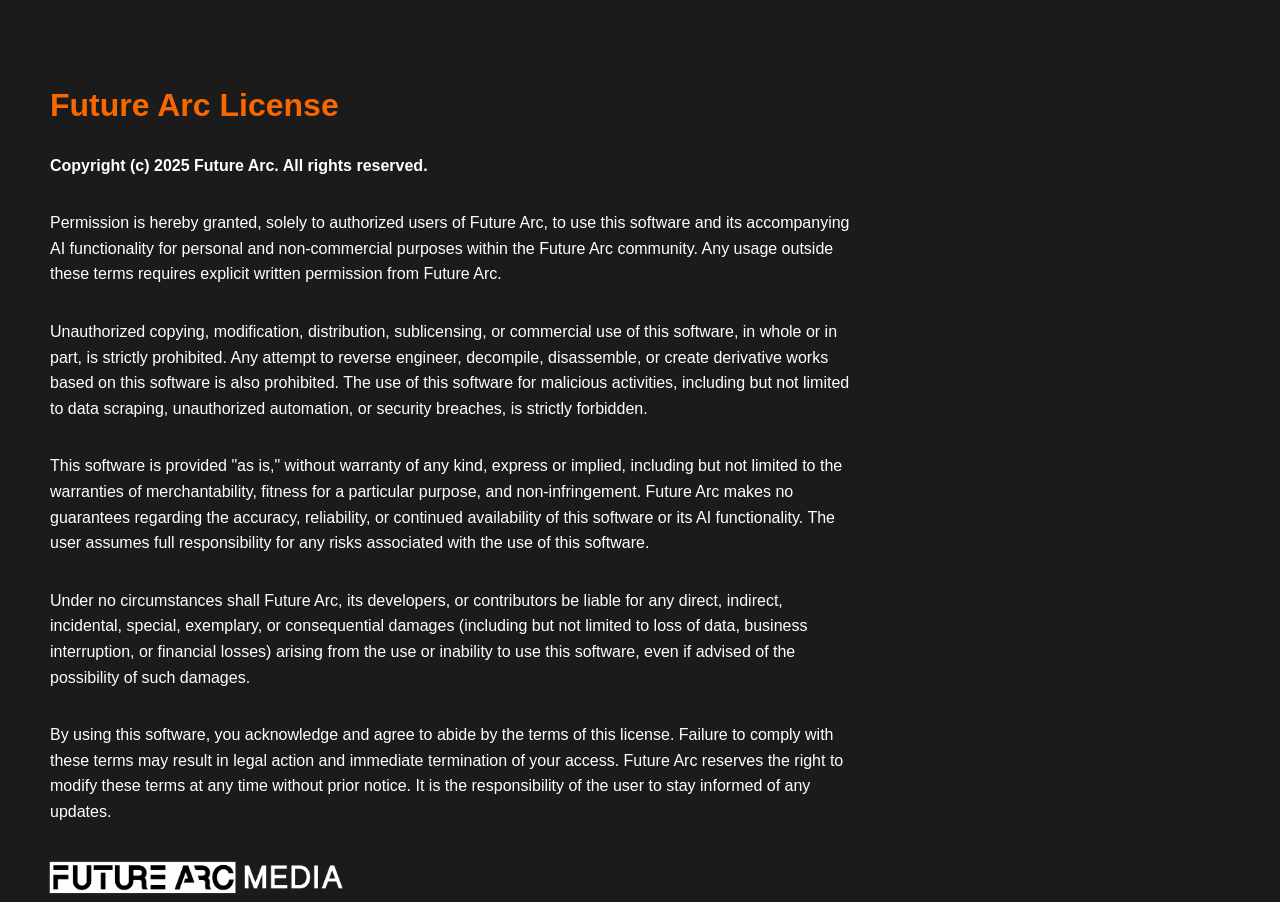
<file: Futurearcsite.v3-main/copyright.html>
<!DOCTYPE html>
<html lang="en">
<head>
    <link rel="stylesheet" href="https://cdnjs.cloudflare.com/ajax/libs/font-awesome/6.5.1/css/all.min.css">
    <meta charset="UTF-8">
    <meta name="viewport" content="width=device-width, initial-scale=1.0">
    <title>Copyright</title>
    <link rel="stylesheet" type="text/css" href="./assets/css/style.css">
    <style>
        body {
            font-family: Arial, sans-serif;
            line-height: 1.6;
            max-width: 800px;
            margin-top: 5rem;
            margin-left: 50px;
            border: none;
            background-color: linear-gradient(90deg, #11100f, #000000);
        }
        h1 {
            color: #f86700;
        }
        p {
            margin-bottom: 2rem;
            color: #ffffff;
        }

        .logo-container {
            margin-left: -5px;
            margin-top: 2rem;
        }
        .logo {
            width: 300px;
            height: auto;
        }
    </style>
</head>
<body>
    <div class="Copyright_content">
    <h1>Future Arc License</h1>
    <p><strong>Copyright (c) 2025 Future Arc. All rights reserved.</strong></p>
    <p>Permission is hereby granted, solely to authorized users of Future Arc, to use this software and its accompanying AI functionality for personal and non-commercial purposes within the Future Arc community. Any usage outside these terms requires explicit written permission from Future Arc.</p>
    <p>Unauthorized copying, modification, distribution, sublicensing, or commercial use of this software, in whole or in part, is strictly prohibited. Any attempt to reverse engineer, decompile, disassemble, or create derivative works based on this software is also prohibited. The use of this software for malicious activities, including but not limited to data scraping, unauthorized automation, or security breaches, is strictly forbidden.</p>
    <p>This software is provided "as is," without warranty of any kind, express or implied, including but not limited to the warranties of merchantability, fitness for a particular purpose, and non-infringement. Future Arc makes no guarantees regarding the accuracy, reliability, or continued availability of this software or its AI functionality. The user assumes full responsibility for any risks associated with the use of this software.</p>
    <p>Under no circumstances shall Future Arc, its developers, or contributors be liable for any direct, indirect, incidental, special, exemplary, or consequential damages (including but not limited to loss of data, business interruption, or financial losses) arising from the use or inability to use this software, even if advised of the possibility of such damages.</p>
    <p>By using this software, you acknowledge and agree to abide by the terms of this license. Failure to comply with these terms may result in legal action and immediate termination of your access. Future Arc reserves the right to modify these terms at any time without prior notice. It is the responsibility of the user to stay informed of any updates.</p>
    </div>

    <div class="logo-container">
        <img src="assets/Images/logowhite.png" alt="FutureArc Logo" class="logo">
    </div>
</body>
</html>
</file>
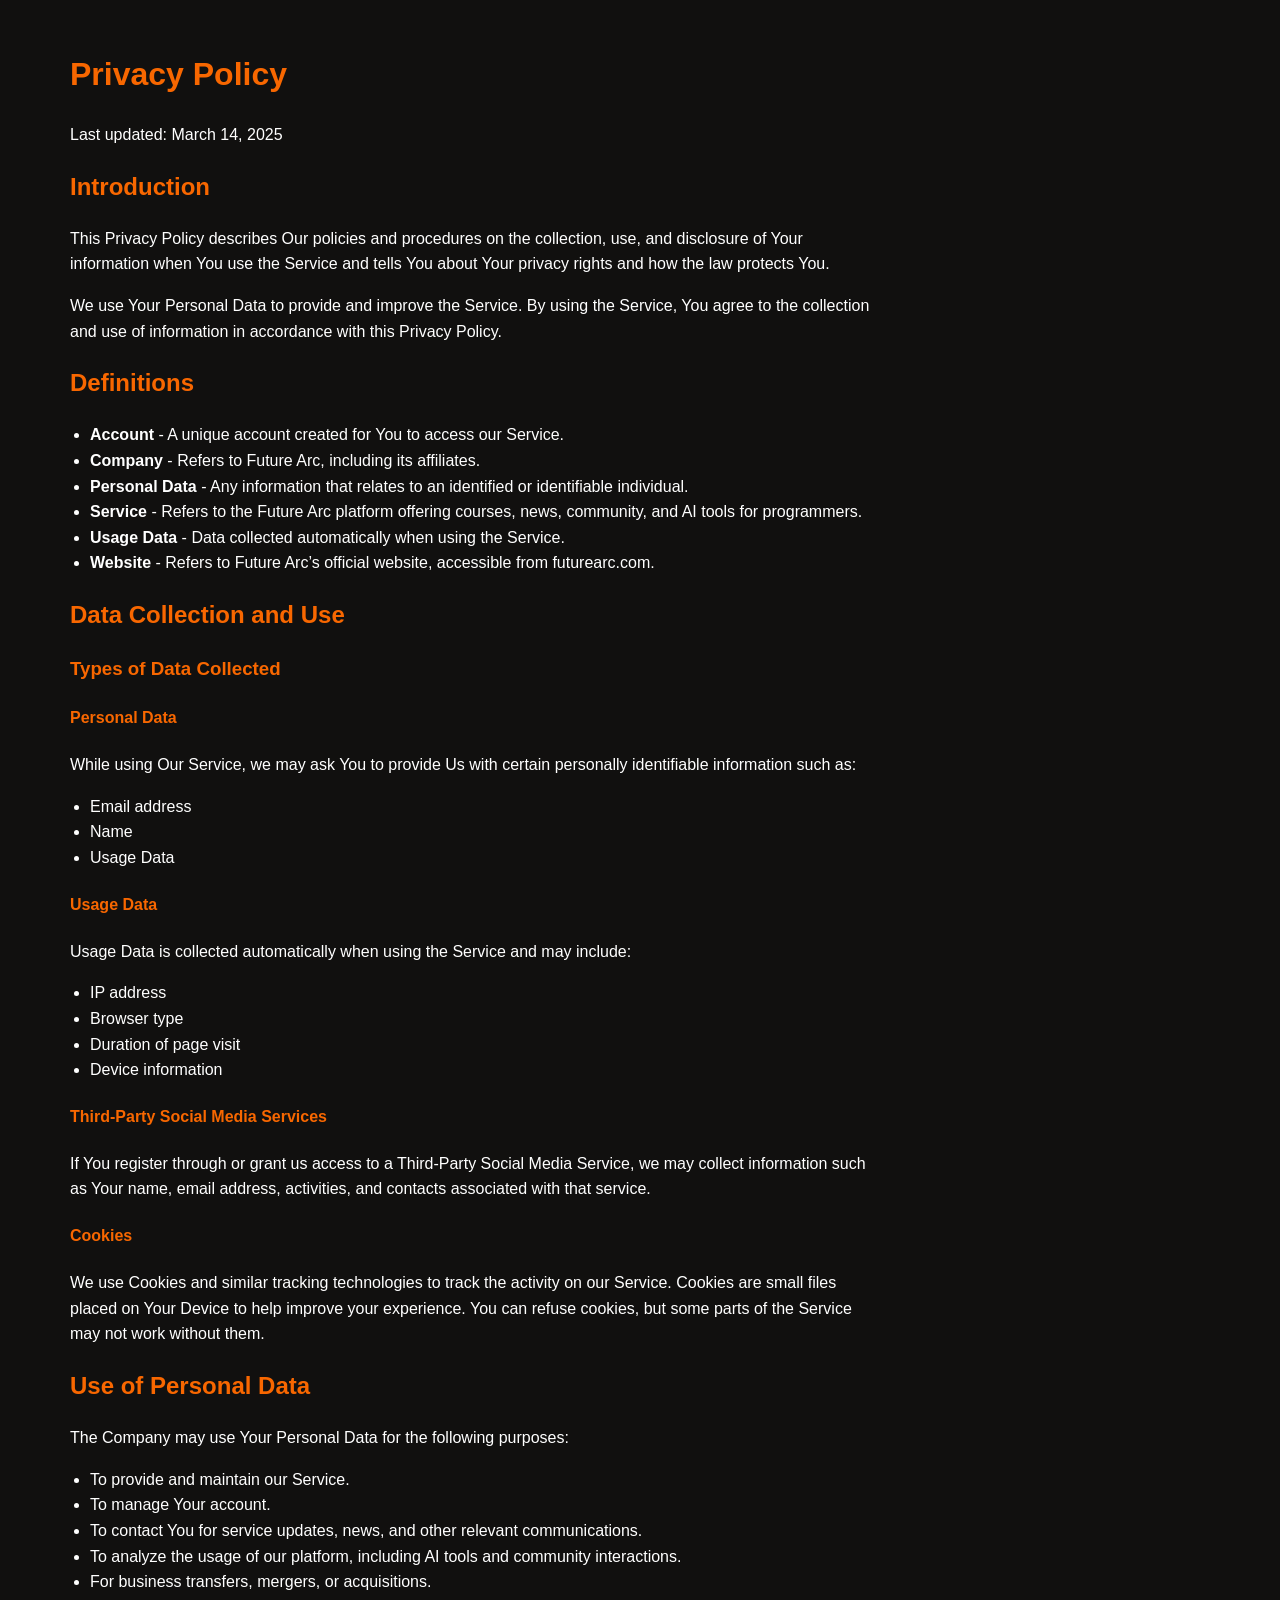
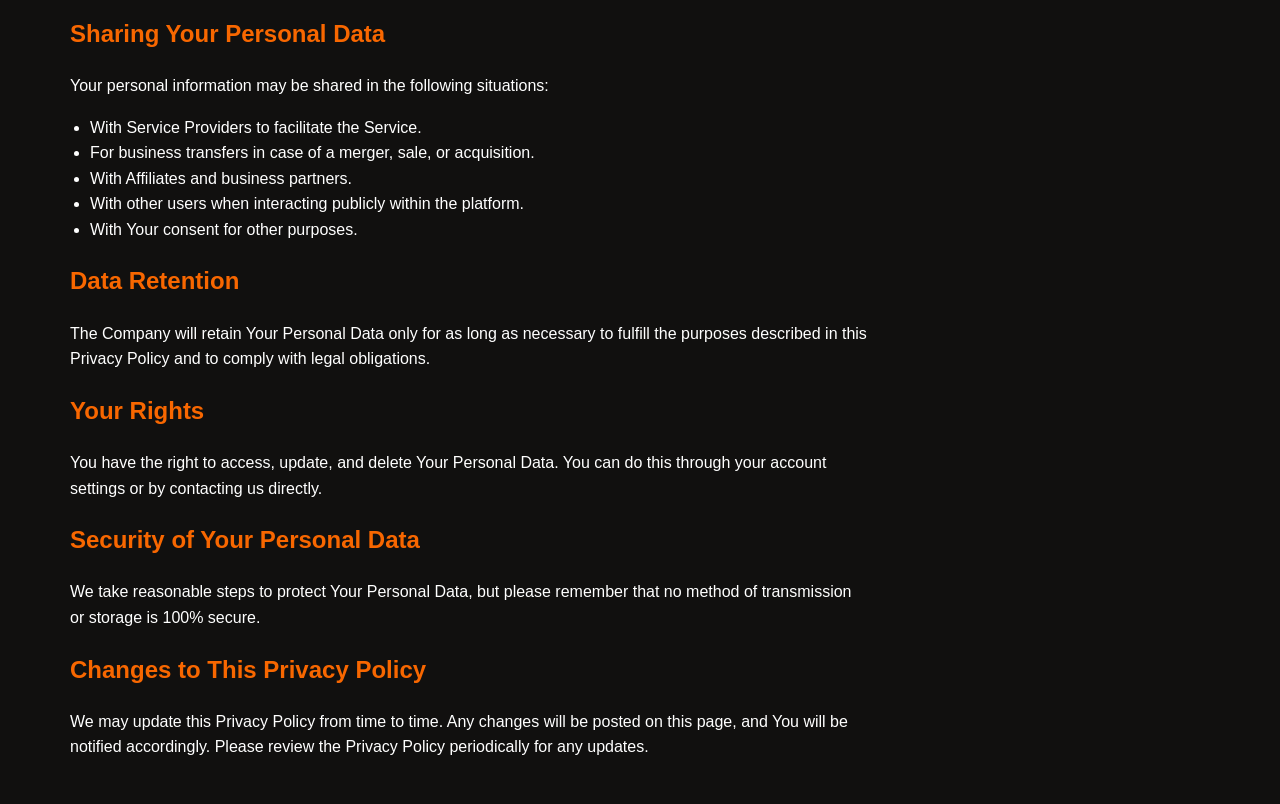
<file: Futurearcsite.v3-main/privacypolicy.html>
<!DOCTYPE html>
<html lang="en">
<head>
    <link rel="stylesheet" href="https://cdnjs.cloudflare.com/ajax/libs/font-awesome/6.5.1/css/all.min.css">
    <meta charset="UTF-8">
    <meta name="viewport" content="width=device-width, initial-scale=1.0">
    <title>Privacy Policy - FutureArc</title>

</head>
<body>
    <h1>Privacy Policy</h1>
    <p>Last updated: March 14, 2025</p>
    <section>
        <h2>Introduction</h2>
        <p>This Privacy Policy describes Our policies and procedures on the collection, use, and disclosure of Your information when You use the Service and tells You about Your privacy rights and how the law protects You.</p>
        <p>We use Your Personal Data to provide and improve the Service. By using the Service, You agree to the collection and use of information in accordance with this Privacy Policy.</p>
    </section>

    <section>
        <h2>Definitions</h2>
        <ul>
            <li><strong>Account</strong> - A unique account created for You to access our Service.</li>
            <li><strong>Company</strong> - Refers to Future Arc, including its affiliates.</li>
            <li><strong>Personal Data</strong> - Any information that relates to an identified or identifiable individual.</li>
            <li><strong>Service</strong> - Refers to the Future Arc platform offering courses, news, community, and AI tools for programmers.</li>
            <li><strong>Usage Data</strong> - Data collected automatically when using the Service.</li>
            <li><strong>Website</strong> - Refers to Future Arc’s official website, accessible from futurearc.com.</li>
        </ul>
    </section>

    <section>
        <h2>Data Collection and Use</h2>
        <h3>Types of Data Collected</h3>
        <h4>Personal Data</h4>
        <p>While using Our Service, we may ask You to provide Us with certain personally identifiable information such as:</p>
        <ul>
            <li>Email address</li>
            <li>Name</li>
            <li>Usage Data</li>
        </ul>

        <h4>Usage Data</h4>
        <p>Usage Data is collected automatically when using the Service and may include:</p>
        <ul>
            <li>IP address</li>
            <li>Browser type</li>
            <li>Duration of page visit</li>
            <li>Device information</li>
        </ul>

        <h4>Third-Party Social Media Services</h4>
        <p>If You register through or grant us access to a Third-Party Social Media Service, we may collect information such as Your name, email address, activities, and contacts associated with that service.</p>

        <h4>Cookies</h4>
        <p>We use Cookies and similar tracking technologies to track the activity on our Service. Cookies are small files placed on Your Device to help improve your experience. You can refuse cookies, but some parts of the Service may not work without them.</p>
    </section>

    <section>
        <h2>Use of Personal Data</h2>
        <p>The Company may use Your Personal Data for the following purposes:</p>
        <ul>
            <li>To provide and maintain our Service.</li>
            <li>To manage Your account.</li>
            <li>To contact You for service updates, news, and other relevant communications.</li>
            <li>To analyze the usage of our platform, including AI tools and community interactions.</li>
            <li>For business transfers, mergers, or acquisitions.</li>
        </ul>
    </section>

    <section>
        <h2>Sharing Your Personal Data</h2>
        <p>Your personal information may be shared in the following situations:</p>
        <ul>
            <li>With Service Providers to facilitate the Service.</li>
            <li>For business transfers in case of a merger, sale, or acquisition.</li>
            <li>With Affiliates and business partners.</li>
            <li>With other users when interacting publicly within the platform.</li>
            <li>With Your consent for other purposes.</li>
        </ul>
    </section>

    <section>
        <h2>Data Retention</h2>
        <p>The Company will retain Your Personal Data only for as long as necessary to fulfill the purposes described in this Privacy Policy and to comply with legal obligations.</p>
    </section>

    <section>
        <h2>Your Rights</h2>
        <p>You have the right to access, update, and delete Your Personal Data. You can do this through your account settings or by contacting us directly.</p>
    </section>

    <section>
        <h2>Security of Your Personal Data</h2>
        <p>We take reasonable steps to protect Your Personal Data, but please remember that no method of transmission or storage is 100% secure.</p>
    </section>

    <section>
        <h2>Changes to This Privacy Policy</h2>
        <p>We may update this Privacy Policy from time to time. Any changes will be posted on this page, and You will be notified accordingly. Please review the Privacy Policy periodically for any updates.</p>
    </section>
</body>
<style>
    body {
        font-family: Arial, sans-serif;
        background-color: #11100f;
        line-height: 1.6;
        max-width: 800px;
        margin-left: 50px; 
        padding: 20px;

    }

    h1 {
        color: #f86700;
    }

    h2 {
        color: #f86700;
    }

    h3 {
        color: #f86700;
    }

    h4 {
        color: #f86700;
    }

    p {
        margin-bottom: 1rem;
        color: #ffffff;
    }

    ul {
        margin-bottom: 1rem;
        color: #ffffff;
        padding-left: 20px;
    }

</style>
</html>
</file>
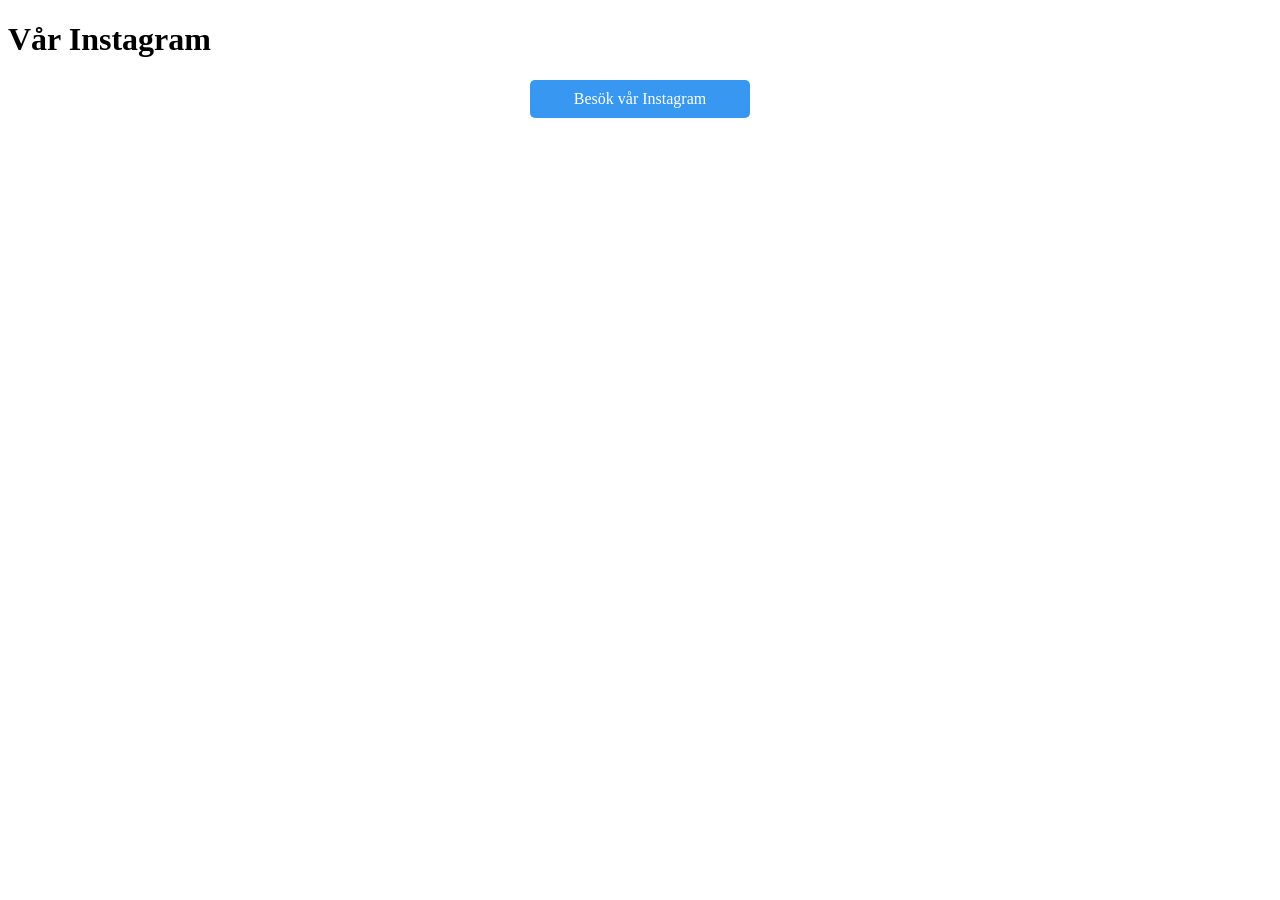
<file: Futurearcsite.v3-main/community/instagram.html>
<!DOCTYPE html>
<html lang="sv">
<head>
    <meta charset="UTF-8">
    <meta name="viewport" content="width=device-width, initial-scale=1.0">
    <title>Instagram</title>
    <style>
        .instagram-post {
            width: 100%;
            max-width: 500px;
            margin: 20px auto;
        }
        .instagram-button {
            display: block;
            width: 200px;
            margin: 20px auto;
            padding: 10px;
            text-align: center;
            background-color: #3897f0;
            color: white;
            text-decoration: none;
            border-radius: 5px;
        }
    </style>
</head>
<body>
    <h1>Vår Instagram</h1>
    </body><a href="https://www.instagram.com/futurearcmedia?igsh=YWRhYTFpODM2ZHgy" class="instagram-button">Besök vår Instagram</a>
    <div class="instagram-post">
        <blockquote class="instagram-media" data-instgrm-permalink="https://www.instagram.com/p/DFVQA3toKRq/?igsh=MTR3a2FybTEybnR4YQ==" data-instgrm-version="12"></blockquote>
    </div>
    

    <script async src="//www.instagram.com/embed.js"></script>
</body>
</html>
</file>
<file: Futurearcsite.v3-main/assets/css/style.css>
/* Först importera fonterna i början av filen */
@import url('https://fonts.googleapis.com/css2?family=Open+Sans:ital,wght@0,300..800;1,300..800&family=Oswald:wght@200..700&display=swap');
@import url('https://fonts.googleapis.com/css2?family=Ubuntu:ital,wght@0,300;0,400;0,500;0,700;1,300;1,400;1,500;1,700&display=swap');
@import url('https://fonts.googleapis.com/css2?family=Anton&display=swap');
@import url('https://fonts.googleapis.com/css2?family=Lexend:wght@100..900&display=swap');
@import url('https://fonts.googleapis.com/css2?family=Roboto:ital,wght@0,100..900;1,100..900&display=swap');
@import url('https://fonts.googleapis.com/css2?family=Iceland&family=Roboto:ital,wght@0,100..900;1,100..900&display=swap');


html {
    scroll-behavior: smooth;
}

.process-component {
  all: initial; /* Reset för att undvika CSS-konflikter */
  display: block;
  position: relative;
  isolation: isolate; /* Skapar en ny lagerkontext */
}

/* Återinför dina viktigaste variabler */
.process-component {
  --background-color: #121212;
  --surface-color: #1E1E1E;
  --primary-accent-color: #FF6B00;
  /* ... resten av dina variabler ... */
}


* {
    box-sizing: border-box;
}

/* General Styles */
body {
    font-family: Arial, sans-serif; /* Sätter fonten till Arial */
    line-height: 1.6; /* Radavstånd */
    margin: 0; /* Tar bort marginaler från kroppen */
    padding: 0; /* Tar bort padding */
    color: #000000; /* Textfärg: svart */
    background-color: #1b1b1b; /* Bakgrundsfärg: ljusgrå */
}

.container {
    width: 100%; /* Behåller 100% av bredden av skärmen */
    max-width: 1200px; /* Maxbredd på 1200px */
    margin: 0 auto; /* Centrerar innehållet */
    padding: 0 15px; /* Sidpadding */
}





/* ===== SLUTGILTIG HEADER-STIL (V.5 - Korrigerad & Balanserad) ===== */

/* GRUNDSTIL (Gäller alla sidor) */
.floating-header {
    position: relative;
    z-index: 100;
    padding: 15px 0;
    background-color: #1a1a1a;
    border-bottom: 1px solid #333;
}

/* SPECIALSTIL FÖR ENDAST HEMSIDAN */
.homepage .floating-header {
    position: absolute;
    top: 0;
    left: 0;
    width: 100%;
    background-color: transparent;
    border-bottom: none;
    padding: 25px 0;
}

/* --- Gemensamma stilar för layout och element --- */
.floating-header .container {
    display: flex;
    align-items: center;
    justify-content: space-between;
    perspective: 1000px;
}

.floating-header .logo-link {
    width: 230px;
    flex-shrink: 0; /* Förhindrar att den krymper */
    transition: transform 0.4s cubic-bezier(0.2, 0.8, 0.2, 1),
                filter 0.4s cubic-bezier(0.2, 0.8, 0.2, 1);
}
.floating-header .logo { width: 100%; height: auto; }
.floating-header .logo-link:hover {
    transform: scale(1.1) rotateX(5deg) rotateY(-5deg);
    filter: drop-shadow(0 5px 15px rgba(248, 103, 0, 0.4));
}

/* **KORRIGERING:** Säkerställer att platshållaren har samma bredd som loggan */
.header-placeholder {
    width: 230px; /* <-- VIKTIGASTE ÄNDRINGEN */
    flex-shrink: 0; /* Förhindrar att den krymper */
    display: flex;
    justify-content: flex-end;
    align-items: center;
}

/* Stil för navigerings-pillen (Med mer blur) */
.floating-header .header-nav {
    /* Justerad bakgrundsfärg för starkare glas-effekt */
    background-color: rgba(35, 35, 35, 0.25); 
    
    /* Ökat blur-värde för mer oskärpa */
    backdrop-filter: blur(24px);
    -webkit-backdrop-filter: blur(24px);

    border-radius: 50px;
    border: 1px solid rgba(255, 255, 255, 0.1);
    box-shadow: 0 8px 32px rgba(0, 0, 0, 0.2);
    padding: 8px;
    transition: all 0.4s ease;
}

.homepage .floating-header .header-nav:hover {
    transform: translateY(-2px);
    box-shadow: 0 12px 40px rgba(0, 0, 0, 0.3);
}

.floating-header .header-nav ul {
    list-style: none;
    padding: 0; margin: 0;
    display: flex;
    gap: 0.5rem;
}
.floating-header .header-nav ul li a {
    font-family: 'Roboto', 'Open Sans', sans-serif;
    color: #e0e0e0;
    text-decoration: none;
    font-weight: 500;
    font-size: 0.95rem;
    padding: 10px 22px;
    border-radius: 40px;
    transition: all 0.25s ease;
    display: block;
}
.floating-header .header-nav ul li a:hover {
    color: #ffffff;
    background-color: rgba(255, 255, 255, 0.15);
}
.floating-header .header-nav ul li a.active {
    background-color: rgba(255, 255, 255, 0.25);
    color: #ffffff;
}

/* Stil för Beta-etiketten */
.beta-tag {
    display: none; /* Dold som standard, visas bara på startsidan */
    padding: 12px 28px;
    background-color: rgba(248, 103, 0, 0.15);
    color: #f86700;
    border: 1px solid rgba(248, 103, 0, 0.3);
    border-radius: 50px;
    font-family: 'Roboto', sans-serif;
    font-weight: 700;
    font-size: 0.85rem;
    text-transform: uppercase;
    letter-spacing: 0.5px;
    backdrop-filter: blur(10px);
    -webkit-backdrop-filter: blur(10px);
}
.homepage .beta-tag {
    display: inline-block; /* Visa BARA på startsidan */
}


/* ----- Responsivitet ----- */
@media (max-width: 992px) {
    .beta-tag { display: none !important; }
}
@media (max-width: 768px) {
    .floating-header .header-nav,
    .floating-header .header-placeholder {
        display: none;
    }
}




/* Hero Section Styles */


.hero {                 /* bakgrunden kan ändras med bara banner.png , vi får bestämma */
    background: url(../Images/banner.png) no-repeat center center/cover; /* Mörk bakgrund för kontrast */
    color: #ffffff; /* Vit text för läsbarhet */
    text-align: center; /* Centrerar all text */
    padding: 50px 20px; /* Justerar padding för bättre layout */
    box-shadow: 0 0 20px rgba(255, 255, 255, 0.2); /* Lägger till en mjuk vit glow-effekt */
    position: relative;
    overflow: hidden;
}

/* decor iconer för hero section */
.floating-icon {
    position: absolute;
    color: rgba(248, 103, 0, 0.58);
    animation: float 3s ease-in-out infinite;
    z-index: 1;
}

.icon-1 {
    top: 10%;
    left: 15%;
    font-size: 2rem;
    animation-delay: 0s;
}

.icon-2 {
    top: 20%;
    right: 6%;
    font-size: 3rem;
    animation-delay: 0s;
}

.icon-3 {
    bottom: 30%;
    left: 14%;
    font-size: 2.5rem;
    animation-delay:0s;
}

.icon-4 {
    bottom: 45%;
    right: 15%;
    font-size: 2rem;
    animation-delay: 0s;
}

.icon-5 {
    top: 35%;
    left: 8%;
    font-size: 2.8rem;
    animation-delay: 0s;
    animation: floatReverse 4s ease-in-out infinite;
}

.icon-6 {
    bottom: 30%;
    right: 8%;
    font-size: 2.2rem;
    animation-delay: 0s;
    animation: floatDiagonal 5s ease-in-out infinite;
}

.icon-7 {
    top: 40%;
    left: 25%;
    font-size: 2.4rem;
    animation-delay: 0s;
    animation: floatCircle 6s linear infinite;
}

@keyframes float {
    0%, 100% {
        transform: translateY(0) rotate(0deg);
        opacity: 0.2;
    }
    50% {
        transform: translateY(-20px) rotate(10deg);
        opacity: 0.4;
    }
}

@keyframes floatReverse {
    0%, 100% {
        transform: translateY(0) rotate(0deg);
        opacity: 0.2;
    }
    50% {
        transform: translateY(20px) rotate(-10deg);
        opacity: 0.4;
    }
}

@keyframes floatDiagonal {
    0%, 100% {
        transform: translate(0, 0) rotate(0deg);
        opacity: 0.2;
    }
    50% {
        transform: translate(-15px, -15px) rotate(15deg);
        opacity: 0.4;
    }
}

@keyframes floatCircle {
    0% {
        transform: rotate(0deg) translateX(10px) rotate(0deg);
        opacity: 0.2;
    }
    50% {
        opacity: 0.4;
    }
    100% {
        transform: rotate(360deg) translateX(10px) rotate(-360deg);
        opacity: 0.2;
    }
}


.hero h2 {
    text-transform: none;
    font-family: "Lexend", serif; 
    font-size: 3.5rem; /* Ökar storleken på rubriken */
    color: #ffffff; /* Vit text för hög kontrast mot mörk bakgrund */
    text-shadow: 0 0 10px rgba(255, 255, 255, 0.5); /* Lägger till vit glow-effekt */
    font-weight: 500; /* Gör texten fetare */
    line-height: 1.2; /* Justerar radavståndet för bättre läsbarhet */
    margin-top: 140px;
    margin-bottom: 15px;
}

.hero h2 .highlight {
    position: relative;
    display: inline-block;
}

.hero h2 .highlight::after {
    content: '';
    position: absolute;
    left: 0;
    bottom: 0;
    width: 100%;
    height: 5px;
    background: linear-gradient(to right, #f86700, #fd8b39);
    border-radius: 0;
}

.hero h2 .highlight .y-letter {
    position: relative;
    z-index: 1; 
}

.hero p {
    font-size: 1.2rem; /* Justerar textstorleken för paragrafer */
    color: #cccccc; /* Ljusare grå färg för paragrafer för att skilja från rubriken */
    margin-top: 0;  /* 🔑 inget extra avstånd ovanför */
    margin-bottom: 30px; /* Ökar utrymmet under paragrafer */
}

.hero .cta {
    background-color: #f25c05; /* Orange bakgrund */
    color: #ffffff; /* Vit text */
    padding: 15px 30px; /* Ökar padding för att göra knappen större */
    font-size: 1.2rem; /* Ökar fontstorleken */
    border-radius: 5px; /* Rundade hörn */
    text-decoration: none; /* Tar bort understrykning */
    font-weight: bold; /* Fetstil */
    transition: all 0.3s ease; /* Animation för alla effekter */
    margin-bottom: 50px;
    box-shadow: 0 0 15px rgba(242, 92, 5, 0.3),
                0 0 30px rgba(242, 92, 5, 0.2);
    border: 2px solid transparent;
    position: relative;
    overflow: hidden;
}

.hero .cta:hover {
    background-color: transparent; /* Transparent bakgrund vid hover */
    border-radius: 5px; /* Rundade hörn */
    border: 2px solid #f25c05; /* Orange border vid hover */
    color: #f25c05; /* Orange text vid hover */
    transform: translateY(-3px); /* Lätt uppåtrörelse */
    box-shadow: 0 0 20px rgba(242, 92, 5, 0.5),
                0 0 40px rgba(242, 92, 5, 0.3),
                0 0 60px rgba(242, 92, 5, 0.2);
}

.hero .cta:active {
    transform: translateY(0); /* Återgår när knappen trycks ner */
}

.hero .intro-cta {
    background-color: #f25c05; /* Orange bakgrund */
    color: #ffffff; /* Vit text */
    padding: 10px 20px; /* Ökar padding för att göra knappen större */
    font-size: 1.2rem; /* Ökar fontstorleken */
    border-radius: 5px; /* Rundade hörn */
    text-decoration: none; /* Tar bort understrykning */
    font-weight: bold; /* Fetstil */
    transition: background-color 0.3s ease; /* Animation för hover-effekt */
}

.hero .intro-cta:hover {
    background-color: #e24e1b; /* Mörkare orange vid hover */
    transform: scale(1.1); /* Lätt förstoringseffekt */
}

/* Video styling */
.hero .intro-video {
    position: relative;
    width: 100%;
    max-width: 700px;
    margin: 20px auto;
    border-radius: 5px;
    z-index: 10;
}

.hero .intro-video video {
    position: relative;
    width: 100%;
    height: auto;
    border-radius: 5px;
    border: 2px solid rgba(248, 103, 0, 0.6);
    animation: videoGlow 3s ease-in-out infinite;
    filter: drop-shadow(0 0 5px rgba(248, 103, 0, 0.3));
}

@keyframes videoGlow {
    0%, 100% {
        box-shadow: 
            0 0 10px rgba(248, 103, 0, 0.3),
            0 0 15px rgba(248, 103, 0, 0.2),
            0 0 20px rgba(248, 103, 0, 0.1);
        border-color: rgba(248, 103, 0, 0.6);
    }
    50% {
        box-shadow: 
            0 0 20px rgba(255, 69, 0, 0.4),
            0 0 42px rgba(255, 69, 0, 0.3),
            0 0 52px rgba(255, 69, 0, 0.2);
        border-color: rgba(255, 69, 0, 0.7);
    }
}

/* Responsivitet */
@media (max-width: 768px) {
    .hero h2, .hero .intro-text h2 {
        font-size: 2rem; /* Mindre rubrikstorlek på små skärmar */
    }

    .hero p {
        font-size: 1rem; /* Mindre textstorlek på små skärmar */
    }

    .hero .cta, .hero .intro-cta {
        padding: 8px 20px; /* Mindre padding på små skärmar */
    }
}

/* Call-to-Action Button */
.cta {
    display: inline-block; /* Inline-block för att styra storleken */
    background-color: #f25c05; /* Orange bakgrund */
    color: #fff; /* Vit text */
    padding: 10px 20px; /* Padding runt texten */
    text-decoration: none; /* Ingen understrykning */
    font-weight: 900;
    font-size: 1rem; /* Standard textstorlek */
    margin-top: 20px; /* Utrymme ovanför */
    border-radius: 5px; /* Rundade hörn */
    position: relative;
    overflow: hidden;
    z-index: 1;
    transition: background-color 0.3s ease;
}

.cta::before {
    content: "";
    position: absolute;
    top: 0;
    left: -100%;
    width: 100%;
    height: 100%;
    background: rgba(255, 255, 255, 0.3);
    z-index: 0;
    transform: skewX(-45deg);
    transition: left 0.5s ease;
}

.cta:hover::before {
    left: 100%;
}

.cta:hover {
    background-color: #9c4a1a; /* Mörkare orange vid hover */
}       



@media (max-width: 768px) {
    .intro-container {
        flex-direction: column;
    }

    .intro-text, .intro-video {
        width: 100%;
    }
}

.intro-cta {
    display: inline-block;
    padding: 12px 25px;
    background-color: #f86700;
    color: white;
    text-decoration: none;
    border-radius: 8px;
    font-weight: bold;
    margin-top: 20px;
    transition: all 0.3s ease;
    border: 2px solid transparent;
}

.intro-cta:hover {
    background-color: transparent;
    border: 2px solid #f86700;
    color: #f86700;
    transform: translateY(-2px);
    box-shadow: 0 5px 15px rgba(248, 103, 0, 0.4);
}

.intro-cta:active {
    transform: translateY(0);
}






/* Social Icons */
.social-icons a {
    font-size: 20px; /* Större ikoner */
    margin: 0 10px; /* Mellanrum mellan ikoner */
    text-decoration: none; /* Ingen understrykning */
    transition: color 0.3s; /* Smidig färgövergång vid hover */
}

.social-icons a:hover {
    color: #f25c05; /* Guld färg vid hover */
}

/* Responsiv Design */
@media (max-width: 768px) {
    .container {
        width: 100%;
        padding: 10px;
    }

    .hero {
        padding: 50px 10px;
    }

    .articles {
        flex-direction: column; /* Staplar artiklarna på varandra */
        align-items: center;
    }

    .articles article {
        width: 90%; /* Gör artiklarna bredare för små skärmar */
    }

    nav ul li {
        display: block; /* Gör att länkar staplas */
        margin: 10px 0;
        text-align: center;
    }
}

/*det är för medeleandet som kommer upp på sidan*/

.bottom-header {
    position: relative; /* Börja med relative position */
    width: 100%;
    background: #f86700;
    z-index: 1001;
    transition: all 0.5s ease;
    box-shadow: 0 2px 10px rgba(0, 0, 0, 0.2);
}

.bottom-header.sticky {
    position: fixed; /* Blir fixed när den får sticky-klassen */
    top: 0;
    left: 0;
}

.bottom-header.hide {
    transform: translateY(-100%);
    opacity: 0;
}

.medelande {
    text-align: center;
    padding: 10px 15px;
    width: 100%;
    box-sizing: border-box;
}

.medelande h6 {
    margin: 0;
    color: white;
    font-size: 0.85rem;
    line-height: 1.3;
    white-space: normal;
    word-wrap: break-word;
}







/*Modal*/
.modal {
    display: none;  /* Detta är det enda vi behöver lägga till/ändra */
}

.modal {
    display: none;
    position: fixed;
    top: 0;
    left: 0;
    width: 100%;
    height: 100%;
    background-color: rgba(0,0,0,0.8);
    z-index: 1000;
    overflow-y: auto;  /* Gör modalen scrollbar */
    display: flex;     /* Använd flex för centrering */
    align-items: center;  /* Vertikal centrering */
    justify-content: center;  /* Horisontell centrering */
}

.modal-content {
    position: relative;
    background: linear-gradient(145deg, #1a1a1a, #2a2a2a);
    padding: 2rem;
    width: 80%;
    max-width: 800px;
    border-radius: 16px;
    color: #fff;
    box-shadow: 0 0 20px rgba(0, 0, 0, 0.5);
    margin: 2rem auto;  /* Lägg till margin top och bottom */
    max-height: 85vh;   /* Maxhöjd på 85% av viewport height */
    overflow-y: auto;   /* Gör innehållet scrollbart */
    animation: modalFadeIn 0.4s ease-out;
}
/*Animation för modalen*/
@keyframes modalFadeIn {
    from {
        opacity: 0;
        transform: translateY(-20px);
    }
    to {
        opacity: 1;
        transform: translateY(0);
    }
}


/* Snygga till scrollbaren */
.modal-content::-webkit-scrollbar {
    width: 8px;
}

.modal-content::-webkit-scrollbar-track {
    background: #1a1a1a;
    border-radius: 4px;
}

.modal-content::-webkit-scrollbar-thumb {
    background: #f86700;
    border-radius: 4px;
}

.modal-content::-webkit-scrollbar-thumb:hover {
    background: #e55d00;
}

.close-button {
    color: #f86700;
    float: right;
    font-size: 28px;
    font-weight: bold;
    cursor: pointer;
    transition: color 0.3s ease;
}

.close-button:hover {
    color: #ff8533;
}

.modal-content img {
    width: 100%;
    max-height: 400px;
    object-fit: cover;
    border-radius: 8px;
    margin: 1rem 0;
}

.learn-more {
    display: inline-block;
    padding: 0.5rem 1rem;
    margin-top: 1rem;
    background-color: #f86700;
    font-weight: bolder;
    font-size: 1rem;
    color: white;
    border: none;
    border-radius: 8px;
    cursor: pointer;
    transition: background-color 0.3s ease;
}

.learn-more:hover {
    background-color: #e55d00;
}

.modal-content h2 {
    font-family: 'Oswald', sans-serif;  /* Primär font */
    color: #f86700;
    font-size: 2.5rem;
    font-weight: 700;  /* Justerat för Oswald */
    margin-bottom: 1.5rem;
    text-transform: uppercase;
    letter-spacing: 1px;
    border-bottom: 3px solid #f86700;
    padding-bottom: 10px;
    display: inline-block;
}

/* För övrig text i modalen kan du använda Open Sans */
.modal-content p {
    font-family: 'Open Sans', sans-serif;
    font-weight: 400;  /* Regular weight för brödtext */
}

/* Om du vill ha en understrykning eller border under rubriken */
.modal-content h2 {
    border-bottom: 3px solid #f86700;
    padding-bottom: 10px;
    display: inline-block;
}

/* Responsiv Design */
@media (max-width: 768px) {
    .news-container {
        flex-direction: column; /* Staplar news-main och news-sidebar vertikalt */
    }

    .news-main {
        margin-right: 0; /* Tar bort marginalen till höger */
    }

    .news-sidebar {
        margin-top: 20px; /* Mellanrum ovanför sidopanelen */
    }

    nav ul li {
        display: block; /* Gör att länkar staplas */
        margin: 10px 0;
        text-align: center;
    }
}

/* För sektionsrubriker (som "Senaste Nyheterna") */
.news h2, section h2 {
    font-family: 'Oswald', sans-serif;
    color: #f86700;
    font-size: 2.5rem;
    font-weight: 700;
    text-transform: uppercase;
    letter-spacing: 1px;
}







/*FAQ fliken för att visa FAQ*/
.faq-section {
    padding: 8px 0;  /* Ta bort sidopadding */
    width: 100%;      /* Full bredd */
    background: linear-gradient(90deg, #171615, #000000); /* Bakgrundsfärg som täcker hela bredden */
}

.faq-container {
    max-width: 800px;  /* Begränsa bredden på innehållet */
    margin: 30px auto; /* Centrera innehållet */
    padding: 0 20px;   /* Lägg till padding på sidorna av innehållet */
}

.faq-section-title {
    color: #f86700;
    font-size: 2.9rem;
    font-weight: 700;
    text-transform: uppercase;
    text-align: center;
    width: 100%;
    display: block;
    margin-bottom: 1rem;  /* Lägg till margin under titeln */
}

.faq-divider {
    max-width: 800px;
    margin: 0 auto;
    height: 3px;
    background-color: #f86700;
    margin-bottom: 2rem;  /* Öka margin under divider */
}

.faq-item {
    background: #1a1b1e;
    border-radius: 8px;
    margin-bottom: 15px;
    padding: 20px;
    border: 2px solid #f86700;
    box-shadow: 0 0 15px rgba(248, 103, 0, 0.3);
    transition: all 0.3s ease;
}

.faq-item:hover {
    box-shadow: 0 0 20px rgba(248, 103, 0, 0.5);
    border-color: #ff8533;
}

.faq-question {
    display: flex;
    justify-content: space-between;
    align-items: center;
    cursor: pointer;
}

.faq-question h3 {
    color: #f4f4f4;
    margin: 0;
    font-size: 1.2rem;
}

.faq-toggle {
    background: none;
    border: none;
    color: #f86700;
    font-size: 1.5rem;
    cursor: pointer;
    transition: transform 0.3s ease; /* Smooth rotation för plus-ikonen */
}

.faq-answer {
    max-height: 0;
    opacity: 0;
    overflow: hidden;
    transition: all 0.5s cubic-bezier(0.4, 0, 0.2, 1); /* Smidigare övergång */
    padding: 0 15px;
}

.faq-answer p {
    color: #f4f4f4;
    margin-top: 15px;
    line-height: 1.6;
}

.faq-item.active .faq-toggle {
    transform: rotate(45deg); /* Rotera plus till kryss */
}

.faq-item.active .faq-answer {
    max-height: 300px; /* Tillräckligt högt för innehållet */
    opacity: 1;
    padding: 15px;
}

/* Stil för kontaktknappen */
.contact-button-container {
    text-align: center;
    margin-top: 20px;
}

.contact-button {
    display: inline-block;
    padding: 10px 70px;
    background-color: #f86700;
    color: #fff;
    text-decoration: none;
    border-radius: 5px;
    transition: background-color 0.3s ease, transform 0.3s ease, box-shadow 0.3s ease;
    margin-bottom: 30px;
    margin-top: 30px;
    position: relative;
    overflow: hidden;
}

.contact-button::before {
    content: "";
    position: absolute;
    top: 0;
    left: -100%;
    width: 100%;
    height: 100%;
    background: rgba(255, 255, 255, 0.3);
    z-index: 0;
    transform: skewX(-45deg);
    transition: left 0.5s ease;
}

.contact-button:hover::before {
    left: 100%;
}

.contact-button:hover {
    background-color: #9c4a1a; /* Mörkare orange vid hover */
    transform: translateY(-3px);
    box-shadow: 0 5px 15px rgba(242, 92, 5, 0.5),
                0 10px 30px rgba(242, 92, 5, 0.3),
                0 15px 45px rgba(242, 92, 5, 0.2);
}

/*Modal knappar */
.learn-more {
    display: inline-block;
    padding: 10px 20px;
    background-color: #f86700;
    color: white;
    text-decoration: none;
    border-radius: 5px;
    transition: all 0.3s ease;
    border: none;
    cursor: pointer;
}

.learn-more:hover {
    background-color: #ff8533; /* Ljusare orange */
    transform: translateY(-2px); /* Liten uppåtrörelse */
    box-shadow: 0 5px 15px rgba(248, 103, 0, 0.4); /* Orange skugga */
}

.learn-more:active {
    transform: translateY(0); /* Återgår när man klickar */
}

.section-divider {
    width: 100%;
    height: 3px;
    background: #f25c05;
    margin: 0;
    padding: 0;
    border: none;
    box-sizing: border-box; /* Säkerställer att bredden inkluderar padding och border */
    overflow-x: hidden; /* Förhindrar horisontell scrollning */
}

/* Alternativt kan du använda denna stil för en mer solid look 
linear-gradient(90deg, transparent, #f86700, transparent);*/


/* Hamburger menu och navigation */
.nav-container {
    position: relative;
    display: flex;
    justify-content: flex-end;
    z-index: 9999;
}

.hamburger {
    display: none;
    background: none;
    border: 2px solid #f86700;
    border-radius: 8px;
    padding: 8px;
    cursor: pointer;
    z-index: 10000;
}

.hamburger-line {
    display: block;
    width: 25px;
    height: 3px;
    margin: 5px 0;
    background-color: #f86700;
    transition: 0.3s ease;
}

.nav-links {
    display: flex;
    gap: 2rem;
}

/* Mobil meny */
@media (max-width: 768px) {
    header .container {
        padding-right: 60px;
    }
    
    .hamburger {
        display: block;
        position: absolute;
        right: -15px;
        top: 50%;
        transform: translateY(-50%);
    }

    .nav-links {
        position: fixed;
        top: 0;
        right: -100%;
        width: 100%; /* Ändra till full bredd */
        height: 100vh; /* Ändra till full höjd */
        background: rgba(58, 57, 56, 0.8); /* Semi-transparent bakgrund */
        backdrop-filter: blur(10px); /* Lägg till blur-effekt */
        -webkit-backdrop-filter: blur(10px); /* För Safari-stöd */
        flex-direction: column;
        padding-top: 80px; /* Öka padding-top för bättre spacing */
        transition: 0.3s ease;
        z-index: 9998;
    }

    .nav-links.active {
        right: 0;
    }

    .nav-links li {
        margin: 20px 0; /* Öka margin för bättre spacing */
        text-align: center;
        position: relative;
    }

    .nav-overlay.active {
        backdrop-filter: blur(5px);
        -webkit-backdrop-filter: blur(5px);
        background: rgba(0, 0, 0, 0.7);
    }

    /* Hamburger animation när den är aktiv */
    .hamburger.active .hamburger-line:nth-child(1) {
        transform: rotate(45deg) translate(5px, 5px);
    }

    .hamburger.active .hamburger-line:nth-child(2) {
        opacity: 0;
    }

    .hamburger.active .hamburger-line:nth-child(3) {
        transform: rotate(-45deg) translate(7px, -6px);
    }

    .nav-links a {
        font-size: 1.5rem;
        padding: 8px;
        display: block;
        transition: all 0.3s ease;
    }

    .nav-links a:hover {
        color: #f86700;
        transform: translateY(10px);
        text-decoration: none;
        background: linear-gradient(90deg, transparent, rgba(248, 103, 0, 0.1));
    }
}

/* Overlay */
.nav-overlay {
    display: none;
    position: fixed;
    top: 0;
    left: 0;
    width: 100%;
    height: 100vh;
    background: rgba(0, 0, 0, 0.5);
    z-index: 9997;
    opacity: 0;
    transition: opacity 0.6s ease;
    
}

.nav-overlay.active {
    display: block;
    opacity: 1;
    position: fixed;
    top: 0;
    left: 0;
    right: 0;
    bottom: 0;
}



/* Specific styles for about page */
.about-container {
    display: flex;
    flex-direction: column;
    width: 100%;
    max-width: 1400px;
    margin: 0 auto;
    padding: 40px 20px;
    overflow-x: hidden;
}

.about-text {
    display: flex;
    flex-direction: column;
    gap: 4rem;
    max-width: 1200px;
    margin: 0 auto;
}

.text-section-first {
    display: flex;
    align-items: center;
    gap: 2rem;
    width: 100%;
    margin-bottom: 4rem;
}

.text-section {
    margin-top: -4rem;
    display: flex;
    align-items: center;
    gap: 2rem;
    width: 100%;
    margin-bottom: 4rem;
}


/* Varannan sektion - omvänd ordning */
.text-section:nth-child(even) {
    flex-direction: flex-end;
}
.text-section full-width {
    width: 100%;
}

.text-content {
    flex: 1;
    padding: 2rem;
    background: rgba(0, 0, 0, 0.5);
    border-radius: 8px;
    border: 1px solid rgba(248, 103, 0, 0.2);
    max-width: 800px;
    transition: all 0.4s cubic-bezier(0.175, 0.885, 0.32, 1.275);
    position: relative;
    z-index: 1;
}

.text-content:hover {
    transform: translateY(-10px) scale(1.1);
    background: rgba(0, 0, 0, 0.7);
    border-color: #f86700;
    box-shadow: 
        0 10px 20px rgba(248, 103, 0, 0.2),
        0 6px 6px rgba(248, 103, 0, 0.1);
}

.text-content::after {
    content: '';
    position: absolute;
    top: 0;
    left: 0;
    width: 100%;
    height: 100%;
    background: linear-gradient(
        45deg,
        rgba(248, 103, 0, 0.1),
        rgba(248, 103, 0, 0)
    );
    border-radius: 8px;
    opacity: 0;
    transition: opacity 0.3s ease;
    z-index: -1;
}

.text-content:hover::after {
    opacity: 1;
}

.aboutus-vision {
    flex: 0 0 400px;
    overflow: hidden;  /* This will hide the overflowing parts of the image */
    border-radius: 8px;
}

.aboutus-vision img {
    width: 100%;
    height: 300px;
    object-fit: cover;
    border-radius: 8px;
    transform: scale(1.5);
}


/* Mobilanpassning */
@media (max-width: 968px) {
    .text-section {
        flex-direction: column;
        align-items: center;
    }

    .text-section:nth-child(even) {
        flex-direction: column;
    }

    .text-content {
        max-width: 100%;
        margin: 0; /* Ta bort eventuella marginaler */
    }

    .aboutus-vision {
        display: none; /* Dölj bilderna helt i mobilvy */
    }

    /* Justera spacing för bättre mobilvy */
    .text-section {
        margin-top: -2rem; /* Justera mellanrum mellan sektioner */
        margin-bottom: 2rem;
        gap: 1rem;
    }

    .roadmap-about {
        display: none; /* Dölj roadmap i mobilvy */
    }
}

.about-container h1 {
    color: #f86700;
    font-size: 2.9rem;
    margin-bottom: 4rem;
    text-align: center;
    width: 100%;
    display: block;
    position: relative;
    padding-bottom: 1rem; /* Utrymme för understreck */
}

/* Lägg till en understrykning under rubriken */
.about-container h1::after {
    content: '';
    position: absolute;
    bottom: 0;
    left: 50%;
    transform: translateX(-50%);
    width: 100px; /* Bredden på understrykningen */
    height: 3px;
    background-color: #f86700;
    border-radius: 2px;
}

.about-text h2 {
    color: #f86700;
    font-size: 2rem;
    margin: 1.5rem 0;
}

.about-text h3 {
    color: #f86700;
    font-size: 1.5rem;
    margin: 1.5rem 0;
}

.about-text h4 {
    color: #f86700;
    font-size: 1.2rem;
    margin: 1.2rem 0;
}

.vision-conclusion {
    margin-top: 2rem;
    font-style: italic;
    border-left: 3px solid #f86700;
    padding-left: 1rem;
}



.about-text h1 {
    color: #f86700;
    font-size: 2.5rem;
    margin-bottom: 20px;
}

.about-text p {
    color: #f4f4f4;
    font-size: 1rem;
    line-height: 1.6;
    margin-bottom: 15px;
}



@media (max-width: 1200px) {
    .aboutus-vision {
        flex: 0 0 400px; /* Mindre bredd på större skärmar */
    }
}

@media (max-width: 968px) {
    .about-container {
        flex-direction: column;
    }
    
    .about-text {
        margin-right: 0;
        margin-bottom: 30px;
    }
    
    .aboutus-vision {
        flex: none;
        width: 100%;
        max-width: 500px;
        margin: 0 auto;
    }
}





.section-divider-about {
    border: 0;
    height: 2px;
    background-image: linear-gradient(to right, transparent, #f86700, transparent);
    margin: 40px 0; /* Ger utrymme ovanför och nedanför linjen */
}






/* Detta kan man tabort senare när vi har alla dessa futures på plats dvs. discord, tutorials, nyheter */
.future-box {
    position: relative; /* Lägger till relativ positionering så att absolut positionerade barn kan positioneras korrekt */
    /* Övriga stilar behålls */
}

.coming-soon {
    position: absolute;
    top: 20px;
    right: 15px;
    background-color: red;
    color: white;
    padding: 10px 15px;
    font-weight: bolder;
    border-radius: 5px;
    font-size: 0.9rem;
    transition: all 0.3s ease; /* Smidig övergång för alla egenskaper */
}

.coming-soon:hover {
    animation: vibrate 0.5s linear infinite;
}



.future-box:hover .coming-soon {
    animation: glowColorChange 1s ease-in-out infinite alternate;
}

@keyframes glowColorChange {
    0% {
        background-color: #f86700; /* Ursprunglig orange färg */
        box-shadow: 0 0 5px #f86700; /* Lägger till en svag glöd runt etiketten */
    }
    50% {
        background-color: #ff4500; /* Mellanfärg, ljusare röd */
        box-shadow: 0 0 10px #ff4500; /* Starkare glöd */
    }
    100% {
        background-color: #ff0000; /* Röd färg */
        box-shadow: 0 0 15px #ff0000; /* Starkaste glöden */
    }
}


.roadmap-section {
    width: 100%;
    overflow: hidden;
    margin: 0;
    padding: 0;
    display: flex;
    justify-content: center; /* Centrera innehållet horisontellt */
}

.roadmap-section gif {
    width: 100%;
    height: auto;
    object-fit: cover;
    display: block;
    margin: 0;
    padding: 0;
    transform: translateX(20px); /* Justera detta värde för att flytta bilden åt höger */
}

/* Media Queries för olika skärmstorlekar */
@media (max-width: 768px) {
    .roadmap-section img {
        width: 100%; /* Fullbredd på mindre skärmar */
        height: auto; /* Automatisk höjd för att behålla proportioner */
        max-width: 100%; /* Säkerställer att bilden inte blir större än skärmen */
    }
}



/* detta är för timeline bilden som är i about.html */
.roadmap-about img {
    width: 100vw; /* Sätter bilden till att vara lika bred som viewporten */
    height: auto; /* Behåller bildens proportioner */
    object-fit: fill; /* Ser till att bilden täcker tillgängligt utrymme utan att klippas */
    display: block; /* Tar bort eventuellt extra utrymme under bilden */
    margin: 0; /* Tar bort marginal */
    padding: 0; /* Tar bort padding */
}

.roadmap-about {
    width: 100%;
    margin: 0;
    padding: 0;
    overflow-x: hidden; /* Förhindrar horisontell scrollning */
}

.roadmap-about img {
    width: 100%;
    max-width: 100%;
    height: auto;
    display: block;
    margin: 0;
}

.section-divider {
    width: 100%;
    height: 3px;
    background: #f25c05;
    margin: 0;
    padding: 0;
    border: none;
    display: block;
    box-sizing: border-box;
}

.section-divider-hero {
    width: 100%;
    height: 3px;
    background: linear-gradient(to right, transparent, #f25c05, transparent);
    margin: 0;
    padding: 0;
}



/* Popup meddelande styling */
.news-popup {
    display: none;
    position: fixed;
    top: 50%;
    left: 50%;
    transform: translate(-50%, -50%);
    background: rgba(0, 0, 0, 0.95);
    padding: 25px 50px;
    border-radius: 15px;
    border: 3px solid #f25c05;
    z-index: 10000;
    text-align: center;
    animation: popupFadeIn 0.5s ease-out;
    box-shadow: 0 0 30px rgba(242, 92, 5, 0.6),
                inset 0 0 20px rgba(242, 92, 5, 0.3);
    backdrop-filter: blur(5px);
    opacity: 0;
    transition: opacity 0.5s ease-in-out;
}

.news-popup.show {
    display: block;
    opacity: 1;
}

.news-popup p {
    color: white;
    font-size: 2rem;
    margin: 0;
    font-family: "Iceland", serif;
    text-shadow: 0 0 10px rgba(242, 92, 5, 0.8);
    animation: textGlow 3s ease-in-out infinite alternate;
}

@keyframes popupFadeIn {
    from {
        opacity: 0;
        transform: translate(-50%, -60%);
    }
    to {
        opacity: 1;
        transform: translate(-50%, -50%);
    }
}

@keyframes textGlow {
    0% {
        text-shadow: 0 0 10px rgba(242, 92, 5, 0.8);
    }
    50% {
        text-shadow: 0 0 20px rgba(242, 92, 5, 1),
                     0 0 30px rgba(242, 92, 5, 0.8),
                     0 0 40px rgba(242, 92, 5, 0.6);
    }
    100% {
        text-shadow: 0 0 10px rgba(242, 92, 5, 0.8);
    }
}




/* Scroll to top button */
.scroll-to-top {
    position: fixed;
    right: 20px;
    bottom: -60px; /* Startar gömd under sidans botten */
    width: 40px; /* Mindre bredd */
    height: 40px; /* Mindre höjd */
    background-color: #f25c05;
    color: white;
    border-radius: 5px;
    cursor: pointer;
    box-shadow: 0 4px 10px rgba(0, 0, 0, 0.3);
    z-index: 1000;
    transition: bottom 0.3s ease-in-out, width 0.3s ease, background-color 0.3s ease, transform 0.3s ease, box-shadow 0.3s ease;
    font-size: 0.8rem; /* Mindre textstorlek */
    font-weight: bold; /* Fet stil */
    display: flex;
    align-items: center;
    justify-content: center;
    overflow: hidden;
    padding: 0 8px; /* Mindre padding */
    border: none; /* Ta bort eventuell kantlinje */
    margin: 0; /* Ta bort eventuell marginal */
}

.scroll-to-top i {
    font-size: 1.2rem; /* Mindre ikonstorlek */
    transition: transform 0.3s ease, left 0.3s ease; /* Lägger till en övergång för ikonen */
    position: absolute; /* Positionera ikonen absolut för att flytta den vid hover */
    left: 50%; /* Centrera horisontellt som standard */
    transform: translateX(-50%); /* Justera för perfekt centrering */
}

.scroll-to-top span {
    margin-left: 6px; /* Mindre mellanrum mellan ikon och text */
    opacity: 0; /* Gör texten osynlig */
    transition: opacity 0.3s ease, margin-left 0.3s ease; /* Lägger till en övergång för texten */
    white-space: nowrap; /* Förhindrar textbrytning */
}

.scroll-to-top:hover {
    width: 100px; /* Mindre bredd vid hover */
    background-color: #e24e1b;
    transform: translateY(-3px); /* Lätt uppåtrörelse vid hover */
    box-shadow: 0 6px 15px rgba(0, 0, 0, 0.4); /* Starkare skugga vid hover */
}

.scroll-to-top:hover i {
    left: 10px; /* Mindre förflyttning av pilen vid hover */
    transform: translateX(0) rotate(360deg); /* Rotera pilen och ta bort centrering */
}

.scroll-to-top:hover span {
    opacity: 1; /* Gör texten synlig vid hover */
    margin-left: 20px; /* Mindre mellanrum mellan ikon och text vid hover */
}

/* Media Queries för mobilanpassning */
@media (max-width: 768px) {
    .scroll-to-top {
        width: 30px; /* Ännu mindre bredd på små skärmar */
        height: 30px; /* Ännu mindre höjd på små skärmar */
        font-size: 0.6rem; /* Ännu mindre textstorlek */
    }

    .scroll-to-top:hover {
        width: 80px; /* Ännu mindre bredd vid hover på små skärmar */
    }

    .scroll-to-top i {
        font-size: 1rem; /* Ännu mindre ikonstorlek på små skärmar */
    }

    .scroll-to-top:hover i {
        left: 8px; /* Ännu mindre förflyttning av pilen vid hover på små skärmar */
    }

    .scroll-to-top:hover span {
        margin-left: 15px; /* Ännu mindre mellanrum mellan ikon och text vid hover på små skärmar */
    }
}
</file>
